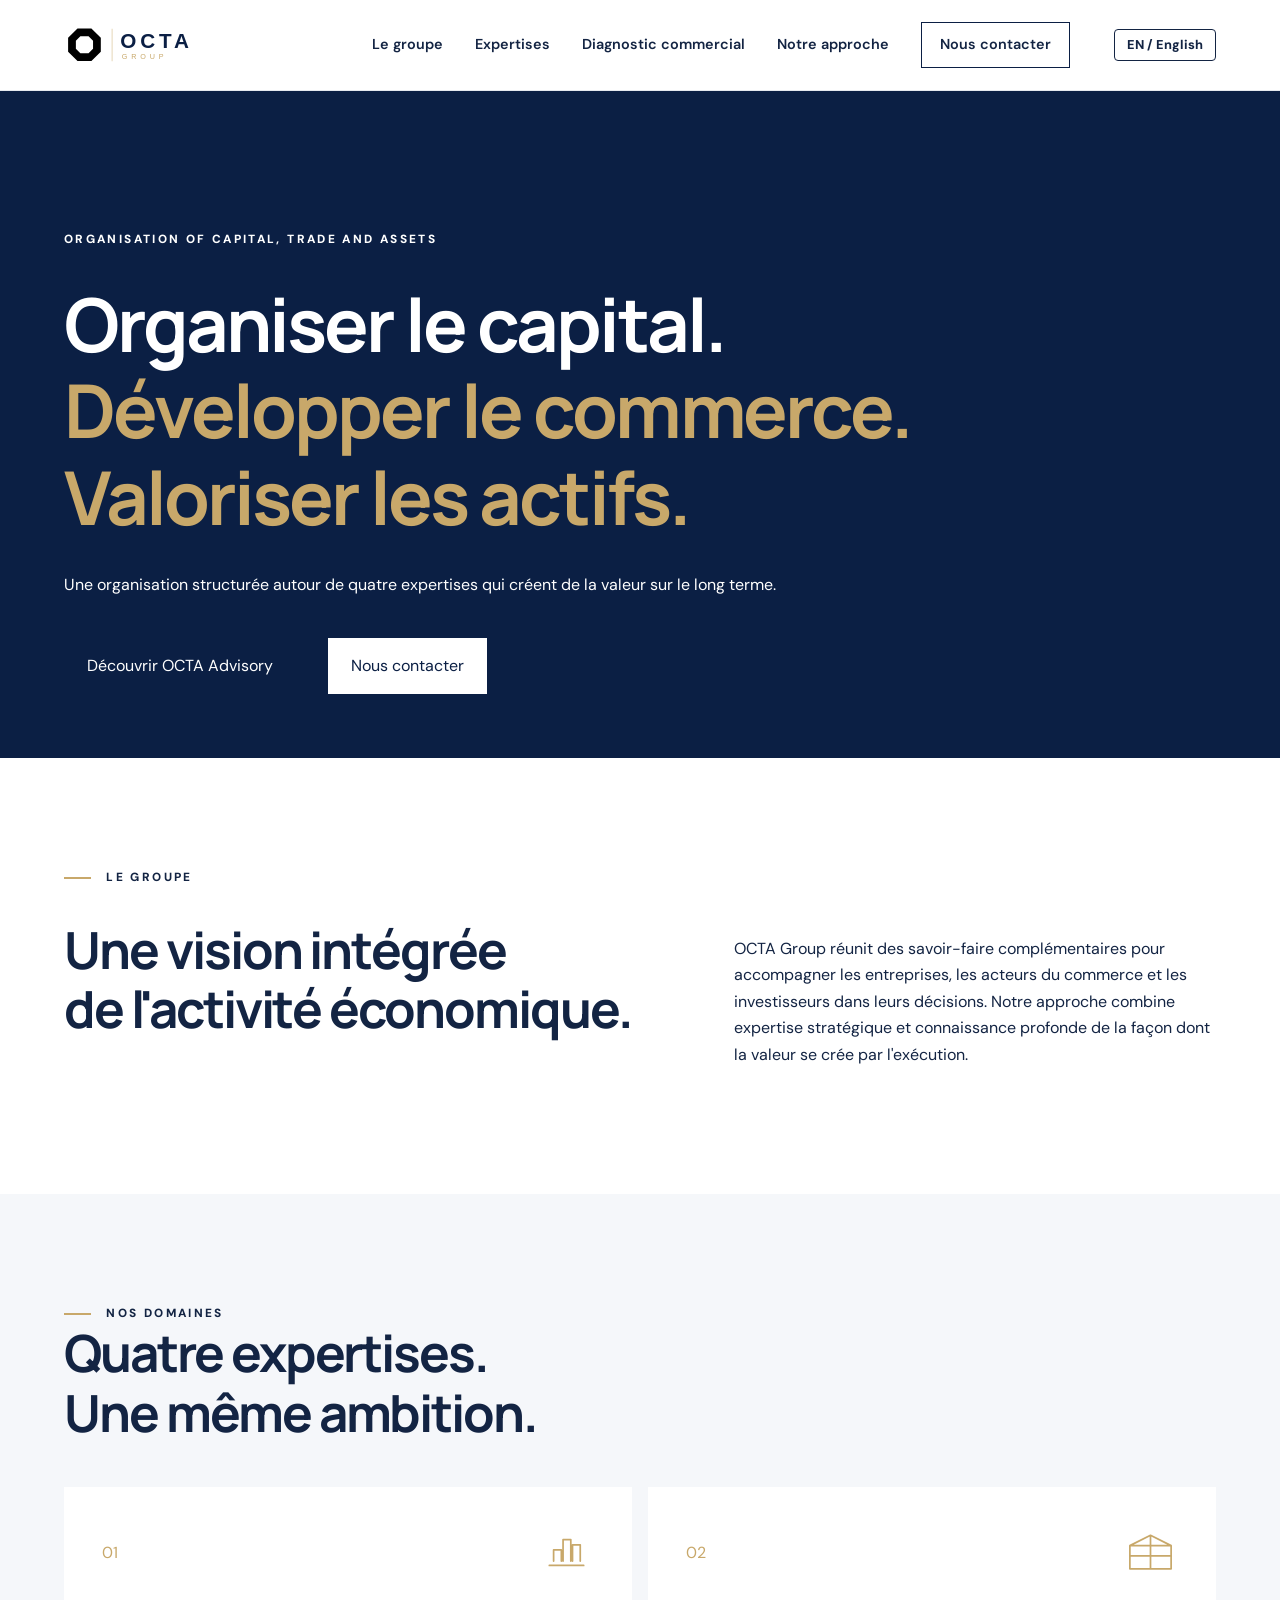
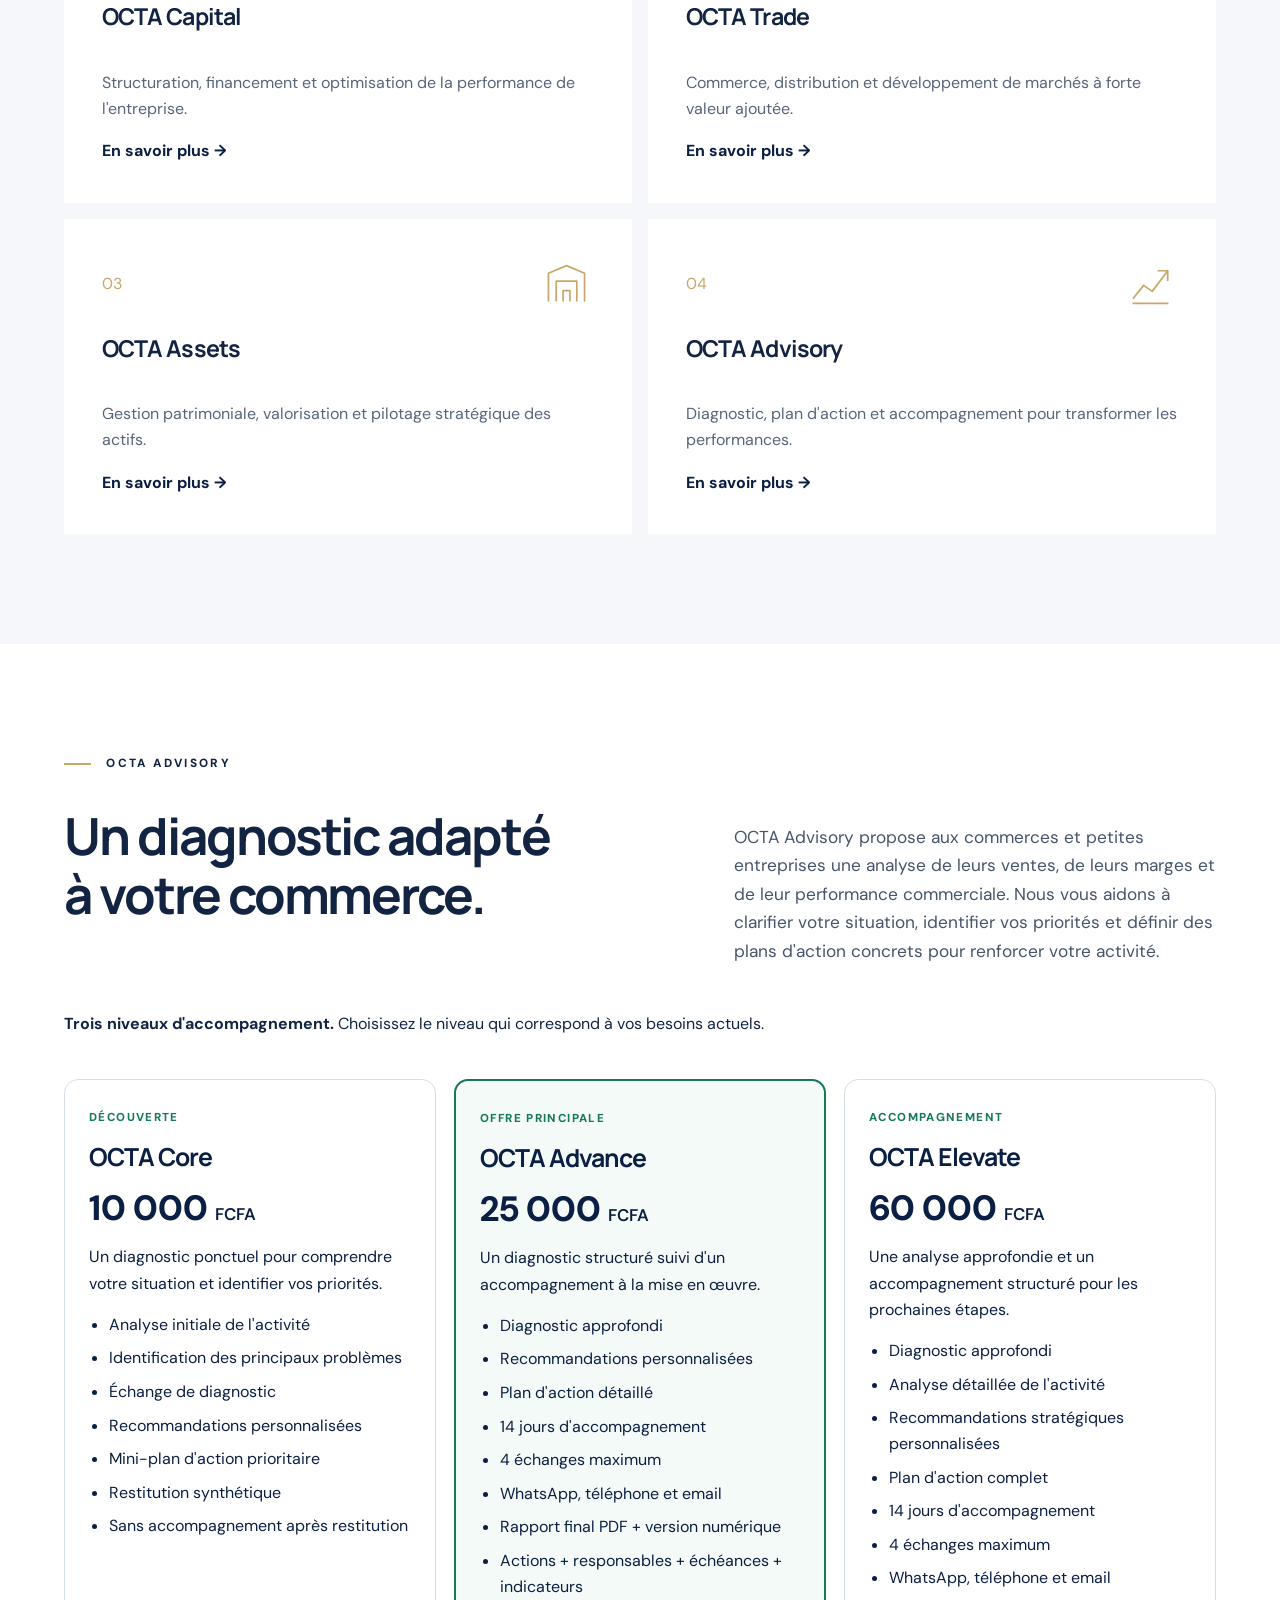
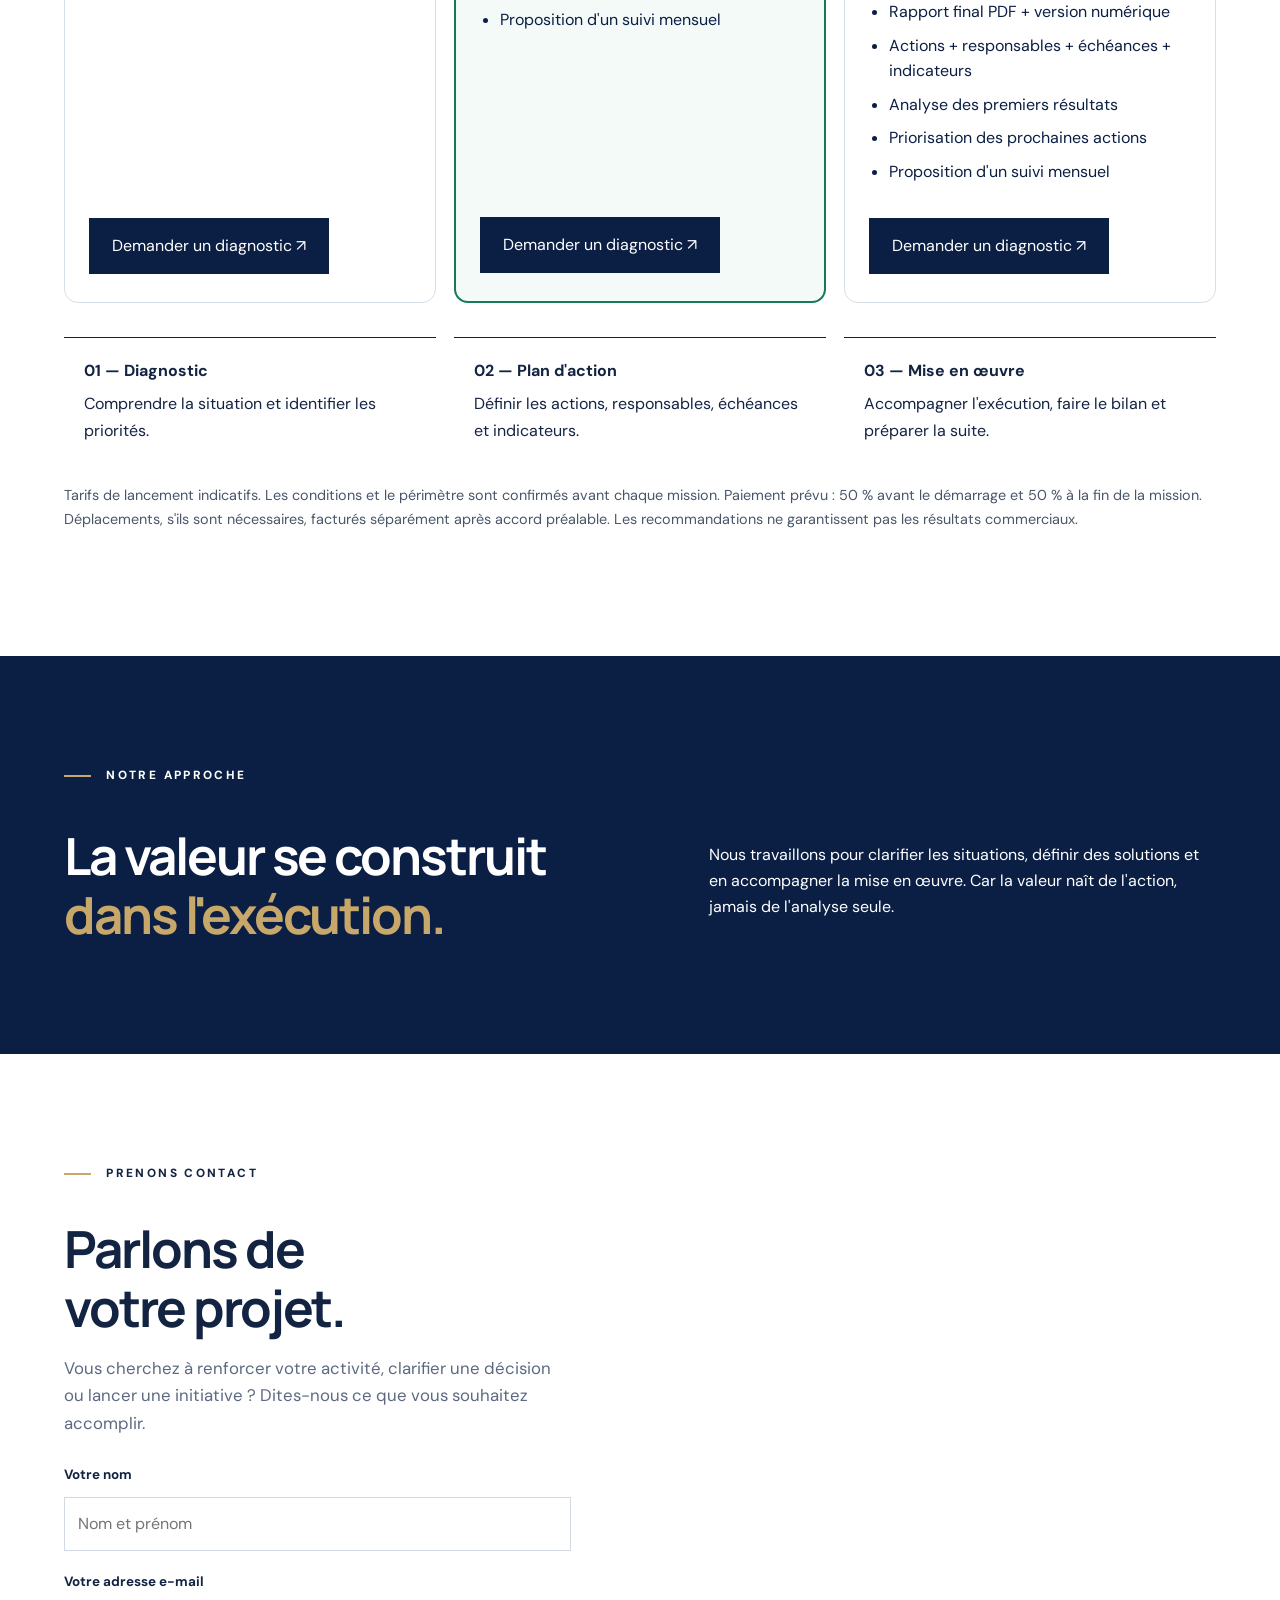
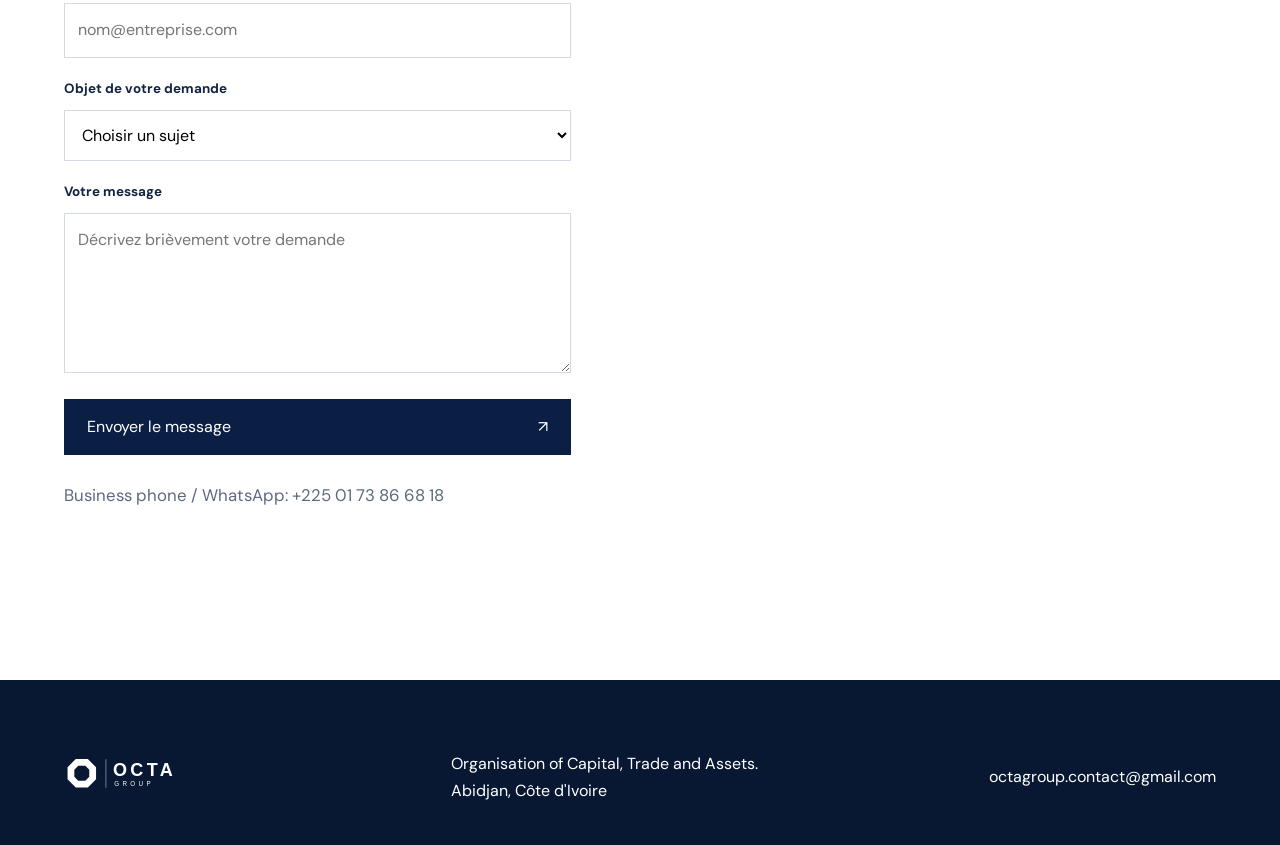
<file: index.html>
<!DOCTYPE html>

<html lang="fr">
<head>
<meta charset="utf-8"/>
<meta content="width=device-width,initial-scale=1" name="viewport"/>
<meta content="#0B1F44" name="theme-color"/>
<meta content="OCTA Group — Organisation of Capital, Trade and Assets. Capital, commerce, actifs et conseil. Abidjan, Côte d'Ivoire." name="description"/>
<meta content="OCTA — Capital, Trade &amp; Assets" property="og:title"/>
<meta content="Une organisation. Quatre domaines d'activité. Une vision de long terme." property="og:description"/>
<title>OCTA Group | Capital, Trade &amp; Assets</title>
<link href="favicon.svg" rel="icon" type="image/svg+xml"/>
<link href="styles.css" rel="stylesheet"/>
<link href="https://ouattarachontchinwintanan-coder.github.io/octa-group/" hreflang="fr" rel="alternate"/>
<link href="https://ouattarachontchinwintanan-coder.github.io/octa-group/en.html" hreflang="en" rel="alternate"/>
<link href="https://ouattarachontchinwintanan-coder.github.io/octa-group/" hreflang="x-default" rel="alternate"/>
<link href="https://ouattarachontchinwintanan-coder.github.io/octa-group/" rel="canonical"/><style>nav .language-link{display:inline-flex;align-items:center;font-weight:800;border:1px solid currentColor;border-radius:4px;padding:4px 12px;gap:6px;font-size:.8rem;color:currentColor;text-decoration:none;transition:background-color .3s ease;margin-left:12px}nav .language-link:hover{background-color:rgba(11,31,68,.1)}</style></head>
<body>
<a class="skip" href="#main">Aller au contenu</a>
<header class="header" id="top">
<a aria-label="OCTA — Accueil" class="brand" href="#top"><img alt="" height="42" src="logo.svg" width="136"/></a>
<button aria-controls="nav" aria-expanded="false" aria-label="Ouvrir le menu" class="menu" id="menu"><span></span><span></span></button>
<nav aria-label="Navigation principale" id="nav">
<a href="#groupe">Le groupe</a><a href="#expertises">Expertises</a><a href="#offre">Diagnostic commercial</a><a href="#approche">Notre approche</a><a class="nav-contact" href="#contact">Nous contacter</a>
<a class="language-link" href="en.html" lang="en">EN / English</a></nav>
</header>
<main id="main">
<section aria-labelledby="hero-title" class="hero">
<div class="hero-inner">
<p class="overline">ORGANISATION OF CAPITAL, TRADE AND ASSETS</p>
<h1 id="hero-title">Organiser le capital.<br/><em>Développer le commerce.<br/>Valoriser les actifs.</em></h1>
<p class="hero-subtitle">Une organisation structurée autour de quatre expertises qui créent de la valeur sur le long terme.</p>
<div class="hero-actions">
<a class="button button-dark" href="#offre">Découvrir OCTA Advisory</a>
<a class="button button-light" href="#contact">Nous contacter</a>
</div>
</div>
</section>
<section class="intro section" id="groupe">
<div class="section-label"><span class="line dark"></span> LE GROUPE</div>
<div class="intro-content">
<h2>Une vision intégrée<br/>de l'activité économique.</h2>
<p>OCTA Group réunit des savoir-faire complémentaires pour accompagner les entreprises, les acteurs du commerce et les investisseurs dans leurs décisions. Notre approche combine expertise stratégique et connaissance profonde de la façon dont la valeur se crée par l'exécution.</p>
</div>
</section>
<section class="expertises section" id="expertises">
<div class="section-heading">
<div>
<div class="section-label"><span class="line dark"></span> NOS DOMAINES</div>
<h2>Quatre expertises.<br/>Une même ambition.</h2>
</div>
</div>
<div class="services-grid">
<article class="service">
<div class="service-top">
<span>01</span>
<svg aria-hidden="true" viewBox="0 0 64 64">
<path d="M12 47h40M17 42V29h9v13M28 42V17h9v25M39 42V23h9v19" stroke="currentColor" stroke-width="2" fill="none" stroke-linecap="round" stroke-linejoin="round"/>
</svg>
</div>
<h3>OCTA Capital</h3>
<p>Structuration, financement et optimisation de la performance de l'entreprise.</p>
<a href="#contact" class="service-link">En savoir plus →</a>
</article>
<article class="service">
<div class="service-top">
<span>02</span>
<svg aria-hidden="true" viewBox="0 0 64 64">
<path d="M8 24h48v27H8zM8 24l24-12 24 12M32 12v39M8 36h48" stroke="currentColor" stroke-width="2" fill="none" stroke-linecap="round" stroke-linejoin="round"/>
</svg>
</div>
<h3>OCTA Trade</h3>
<p>Commerce, distribution et développement de marchés à forte valeur ajoutée.</p>
<a href="#contact" class="service-link">En savoir plus →</a>
</article>
<article class="service">
<div class="service-top">
<span>03</span>
<svg aria-hidden="true" viewBox="0 0 64 64">
<path d="M11 51V19l21-9 21 9v32M20 51V28h24v23M28 51V39h8v12" stroke="currentColor" stroke-width="2" fill="none" stroke-linecap="round" stroke-linejoin="round"/>
</svg>
</div>
<h3>OCTA Assets</h3>
<p>Gestion patrimoniale, valorisation et pilotage stratégique des actifs.</p>
<a href="#contact" class="service-link">En savoir plus →</a>
</article>
<article class="service">
<div class="service-top">
<span>04</span>
<svg aria-hidden="true" viewBox="0 0 64 64">
<path d="M12 48l12-15 10 7 18-24M41 16h11v11M12 54h40" stroke="currentColor" stroke-width="2" fill="none" stroke-linecap="round" stroke-linejoin="round"/>
</svg>
</div>
<h3>OCTA Advisory</h3>
<p>Diagnostic, plan d'action et accompagnement pour transformer les performances.</p>
<a href="#contact" class="service-link">En savoir plus →</a>
</article>
</div>
</section>
<section class="intro section" id="offre">
<div class="section-label"><span class="line dark"></span> OCTA ADVISORY</div>
<div class="intro-content">
<h2>Un diagnostic adapté<br/>à votre commerce.</h2>
<div class="intro-copy">
<p>OCTA Advisory propose aux commerces et petites entreprises une analyse de leurs ventes, de leurs marges et de leur performance commerciale. Nous vous aidons à clarifier votre situation, identifier vos priorités et définir des plans d'action concrets pour renforcer votre activité.</p>
</div>
</div>
<style>
#offre .advisory-lead{margin-top:28px;max-width:760px}
#offre .octa-offers{display:grid;grid-template-columns:repeat(3,minmax(0,1fr));gap:18px;margin-top:42px}
#offre .octa-offer{display:flex;flex-direction:column;gap:15px;padding:28px 24px;border:1px solid #d7dfe6;background:#fff;color:#0b1f44;border-radius:14px;transition:transform .3s ease,box-shadow .3s ease}
#offre .octa-offer:hover{transform:translateY(-4px);box-shadow:0 12px 24px rgba(0,0,0,.1)}
#offre .octa-offer-featured{border:2px solid #167957;background:#f4faf7}
#offre .octa-offer-label{font-size:.72rem;font-weight:800;letter-spacing:.12em;color:#167957}
#offre .octa-offer h3{font-size:1.55rem;line-height:1.2;margin:0}
#offre .octa-offer-price{font-size:2.2rem;font-weight:800;line-height:1.2;margin:0}
#offre .octa-offer-price small{font-size:.48em;font-weight:600}
#offre .octa-offer p{margin:0}
#offre .octa-offer ul{padding-left:20px;margin:0 0 10px;line-height:1.6;flex:1}
#offre .octa-offer li{margin-bottom:8px}
#offre .octa-offer .button{align-self:flex-start;text-align:center}
#offre .octa-offers-note{font-size:.9rem;margin-top:20px;color:#49566a}
#offre .advisory-process{display:grid;grid-template-columns:repeat(3,minmax(0,1fr));gap:18px;margin-top:34px}
#offre .advisory-step{padding:20px;border-top:1px solid #0b1f44}
#offre .advisory-step strong{display:block;margin-bottom:7px}
@media(max-width:850px){#offre .octa-offers,#offre .advisory-process{grid-template-columns:1fr}#offre .octa-offer{padding:24px 20px}}
</style>
<div class="advisory-lead"><p><strong>Trois niveaux d'accompagnement.</strong> Choisissez le niveau qui correspond à vos besoins actuels.</p></div>
<div aria-label="Offres OCTA Advisory" class="octa-offers">
<article class="octa-offer">
<span class="octa-offer-label">DÉCOUVERTE</span>
<h3>OCTA Core</h3>
<p class="octa-offer-price">10 000 <small>FCFA</small></p>
<p>Un diagnostic ponctuel pour comprendre votre situation et identifier vos priorités.</p>
<ul>
<li>Analyse initiale de l'activité</li>
<li>Identification des principaux problèmes</li>
<li>Échange de diagnostic</li>
<li>Recommandations personnalisées</li>
<li>Mini-plan d'action prioritaire</li>
<li>Restitution synthétique</li>
<li>Sans accompagnement après restitution</li>
</ul>
<a class="button button-dark" href="#contact">Demander un diagnostic ↗</a>
</article>
<article class="octa-offer octa-offer-featured">
<span class="octa-offer-label">OFFRE PRINCIPALE</span>
<h3>OCTA Advance</h3>
<p class="octa-offer-price">25 000 <small>FCFA</small></p>
<p>Un diagnostic structuré suivi d'un accompagnement à la mise en œuvre.</p>
<ul>
<li>Diagnostic approfondi</li>
<li>Recommandations personnalisées</li>
<li>Plan d'action détaillé</li>
<li>14 jours d'accompagnement</li>
<li>4 échanges maximum</li>
<li>WhatsApp, téléphone et email</li>
<li>Rapport final PDF + version numérique</li>
<li>Actions + responsables + échéances + indicateurs</li>
<li>Proposition d'un suivi mensuel</li>
</ul>
<a class="button button-dark" href="#contact">Demander un diagnostic ↗</a>
</article>
<article class="octa-offer">
<span class="octa-offer-label">ACCOMPAGNEMENT</span>
<h3>OCTA Elevate</h3>
<p class="octa-offer-price">60 000 <small>FCFA</small></p>
<p>Une analyse approfondie et un accompagnement structuré pour les prochaines étapes.</p>
<ul>
<li>Diagnostic approfondi</li>
<li>Analyse détaillée de l'activité</li>
<li>Recommandations stratégiques personnalisées</li>
<li>Plan d'action complet</li>
<li>14 jours d'accompagnement</li>
<li>4 échanges maximum</li>
<li>WhatsApp, téléphone et email</li>
<li>Rapport final PDF + version numérique</li>
<li>Actions + responsables + échéances + indicateurs</li>
<li>Analyse des premiers résultats</li>
<li>Priorisation des prochaines actions</li>
<li>Proposition d'un suivi mensuel</li>
</ul>
<a class="button button-dark" href="#contact">Demander un diagnostic ↗</a>
</article>
</div>
<div class="advisory-process" aria-label="Parcours OCTA Advisory">
<div class="advisory-step"><strong>01 — Diagnostic</strong><span>Comprendre la situation et identifier les priorités.</span></div>
<div class="advisory-step"><strong>02 — Plan d'action</strong><span>Définir les actions, responsables, échéances et indicateurs.</span></div>
<div class="advisory-step"><strong>03 — Mise en œuvre</strong><span>Accompagner l'exécution, faire le bilan et préparer la suite.</span></div>
</div>
<p class="octa-offers-note">Tarifs de lancement indicatifs. Les conditions et le périmètre sont confirmés avant chaque mission. Paiement prévu : 50 % avant le démarrage et 50 % à la fin de la mission. Déplacements, s'ils sont nécessaires, facturés séparément après accord préalable. Les recommandations ne garantissent pas les résultats commerciaux.</p>
</section>
<section class="approach section" id="approche">
<div class="section-label"><span class="line"></span> NOTRE APPROCHE</div>
<div class="approach-layout">
<h2>La valeur se construit<br/><em>dans l'exécution.</em></h2>
<div class="approach-copy">
<p>Nous travaillons pour clarifier les situations, définir des solutions et en accompagner la mise en œuvre. Car la valeur naît de l'action, jamais de l'analyse seule.</p>
</div>
</div>
</section>
<section class="contact section" id="contact">
<div class="section-label"><span class="line dark"></span> PRENONS CONTACT</div>
<div class="contact-layout">
<div>
<h2>Parlons de<br/>votre projet.</h2>
<p>Vous cherchez à renforcer votre activité, clarifier une décision ou lancer une initiative ? Dites-nous ce que vous souhaitez accomplir.</p>
<form action="https://formsubmit.co/octagroup.contact@gmail.com" method="POST">
 <input type="hidden" name="_next" value="https://ouattarachontchinwintanan-coder.github.io/octa-group/merci.html">
<input name="_captcha" type="hidden" value="false"/>
<input name="_subject" type="hidden" value="Nouvelle demande de contact — OCTA Group"/>
<input name="_template" type="hidden" value="table"/>
<input name="subject" type="hidden" value="Nouvelle demande de contact — OCTA Group"/>
<input name="from_name" type="hidden" value="OCTA Group"/>
<label for="name">Votre nom</label><input autocomplete="name" id="name" maxlength="100" name="name" placeholder="Nom et prénom" required=""/>
<label for="email">Votre adresse e-mail</label><input autocomplete="email" id="email" maxlength="150" name="email" placeholder="nom@entreprise.com" required="" type="email"/>
<label for="topic">Objet de votre demande</label><select id="topic" name="topic" required=""><option value="">Choisir un sujet</option><option>Capital</option><option>Trade</option><option>Assets</option><option>Advisory</option></select>
<label for="message">Votre message</label><textarea id="message" maxlength="3000" name="message" placeholder="Décrivez brièvement votre demande" required="" rows="5"></textarea>
<button class="button button-dark" type="submit">Envoyer le message <span>↗</span></button>
<p>Business phone / WhatsApp: <a href="https://wa.me/2250173866818">+225 01 73 86 68 18</a></p>
<p aria-live="polite" class="form-status" id="form-status" role="status"></p>
</form>
</div>
</section>
</main>
<footer>
<div class="footer-main">
<a aria-label="Retour à l'accueil" href="#top"><img alt="OCTA" height="45" src="logo.svg" width="144"/></a>
<p>Organisation of Capital, Trade and Assets.<br/>Abidjan, Côte d'Ivoire</p>
<p><a href="mailto:octagroup.contact@gmail.com">octagroup.contact@gmail.com</a></p>
</div>
</footer>
<script src="script.js"></script>
</file>
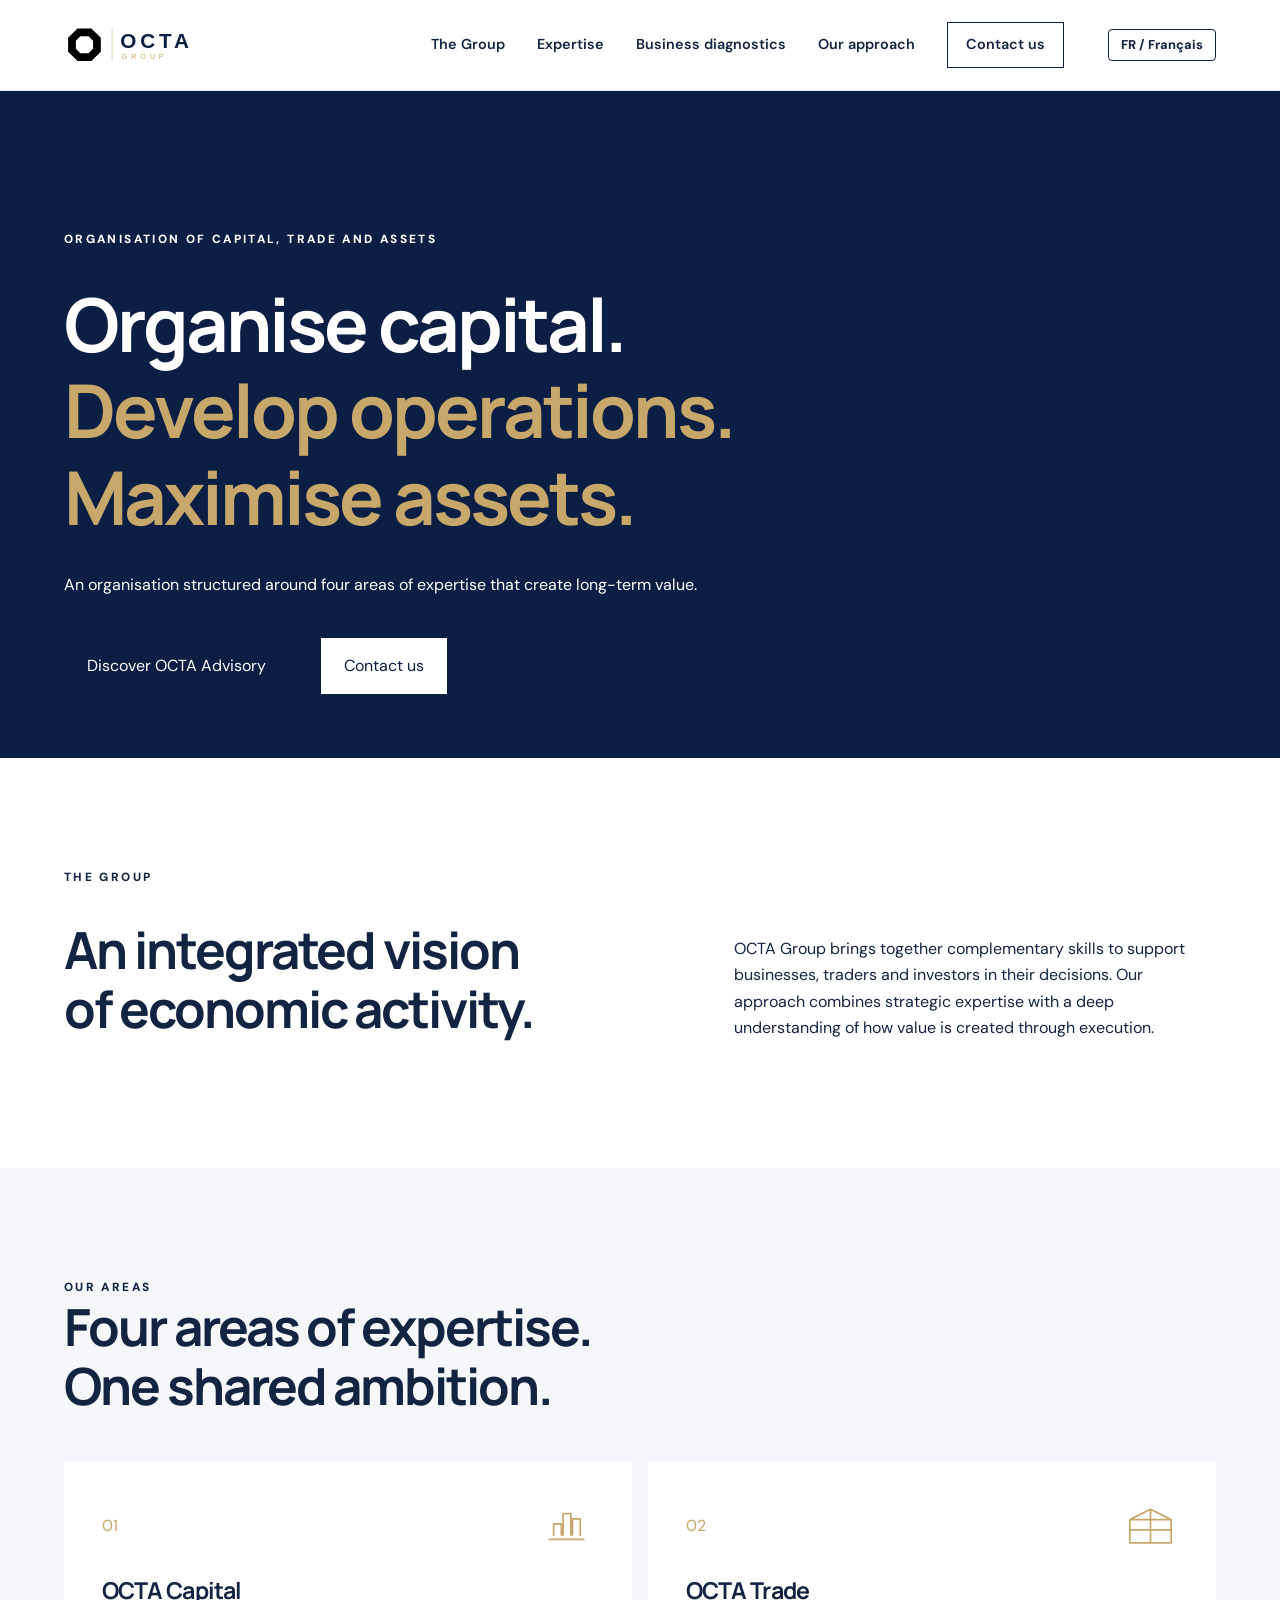
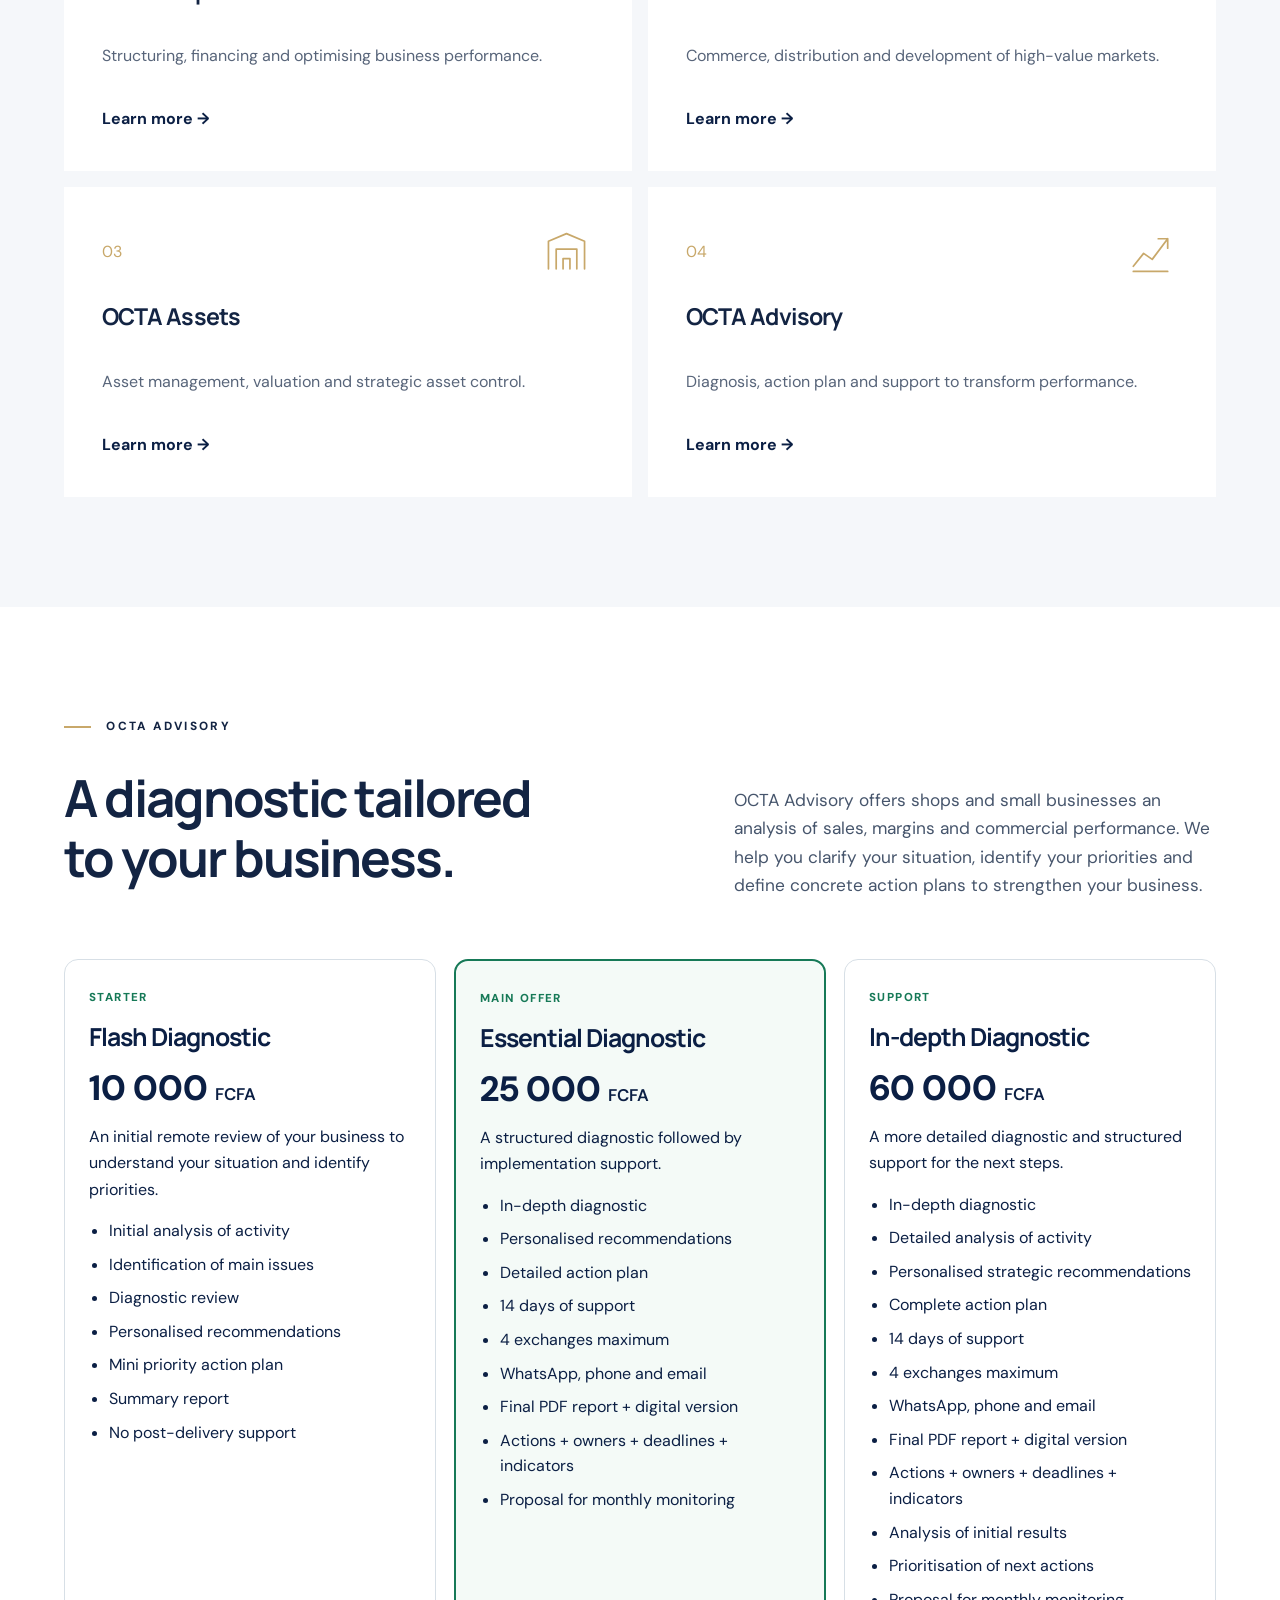
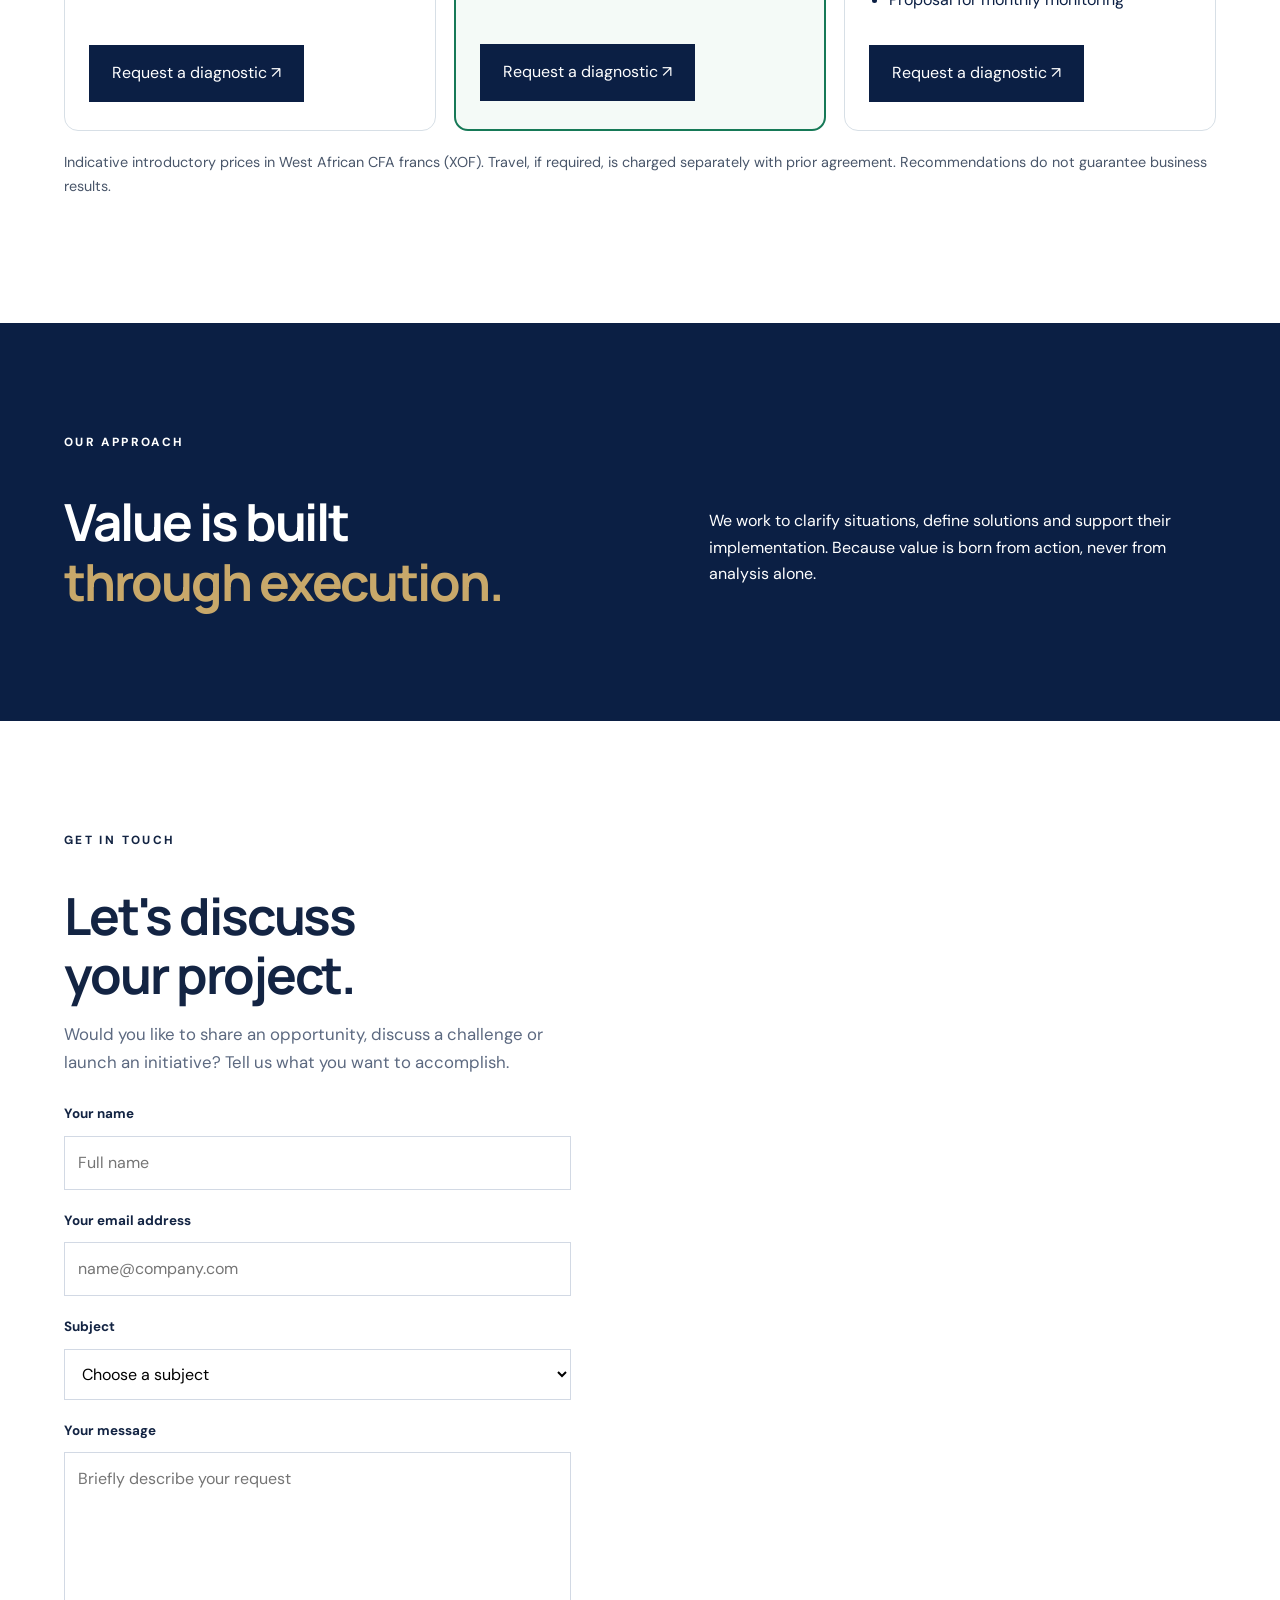
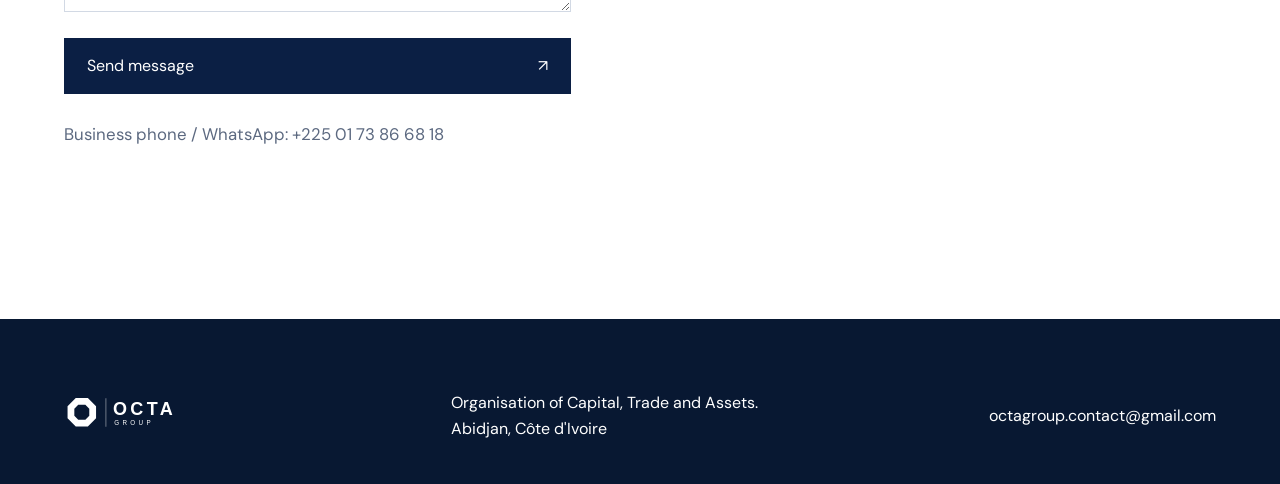
<file: en.html>
<!DOCTYPE html>

<html lang="en">
<head>
<meta charset="utf-8"/>
<meta content="width=device-width,initial-scale=1" name="viewport"/>
<meta content="#0B1F44" name="theme-color"/>
<meta content="OCTA Group — Organisation of Capital, Trade and Assets. Capital, trade, assets and advisory. Côte d'Ivoire; services available remotely." name="description"/>
<meta content="OCTA — Capital, Trade &amp; Assets" property="og:title"/>
<meta content="One organisation. Four business areas. A long-term vision." property="og:description"/>
<title>OCTA Group | Capital, Trade &amp; Assets</title>
<link href="favicon.svg" rel="icon" type="image/svg+xml"/>
<link href="styles.css" rel="stylesheet"/>
<link href="https://ouattarachontchinwintanan-coder.github.io/octa-group/" hreflang="fr" rel="alternate"/>
<link href="https://ouattarachontchinwintanan-coder.github.io/octa-group/en.html" hreflang="en" rel="alternate"/>
<link href="https://ouattarachontchinwintanan-coder.github.io/octa-group/" hreflang="x-default" rel="alternate"/>
<link href="https://ouattarachontchinwintanan-coder.github.io/octa-group/en.html" rel="canonical"/><style>nav .language-link{display:inline-flex;align-items:center;font-weight:800;border:1px solid currentColor;border-radius:4px;padding:4px 12px;gap:6px;font-size:.8rem;color:currentColor;text-decoration:none;transition:background-color .3s ease;margin-left:12px}nav .language-link:hover{background-color:rgba(11,31,68,.1)}</style></head>
<body>
<a class="skip" href="#main">Skip to content</a>
<header class="header" id="top">
<a aria-label="OCTA — Home" class="brand" href="#top"><img alt="" height="42" src="logo.svg" width="136"/></a>
<button aria-controls="nav" aria-expanded="false" aria-label="Open menu" class="menu" id="menu"><span></span><span></span></button>
<nav aria-label="Main navigation" id="nav">
<a href="#groupe">The Group</a><a href="#expertises">Expertise</a><a href="#offre">Business diagnostics</a><a href="#approche">Our approach</a><a class="nav-contact" href="#contact">Contact us</a>
<a class="language-link" href="index.html" lang="fr">FR / Français</a></nav>
</header>
<main id="main">
<section aria-labelledby="hero-title" class="hero"><div class="hero-inner"><p class="overline">ORGANISATION OF CAPITAL, TRADE AND ASSETS</p><h1 id="hero-title">Organise capital.<br/><em>Develop operations.<br/>Maximise assets.</em></h1><p class="hero-subtitle">An organisation structured around four areas of expertise that create long-term value.</p><div class="hero-actions"><a class="button button-dark" href="#offre">Discover OCTA Advisory</a><a class="button button-light" href="#contact">Contact us</a></div></div></section>
<section class="intro section" id="groupe"><div class="section-label">THE GROUP</div><div class="intro-content"><h2>An integrated vision<br/>of economic activity.</h2><p>OCTA Group brings together complementary skills to support businesses, traders and investors in their decisions. Our approach combines strategic expertise with a deep understanding of how value is created through execution.</p></div></section>
<section class="expertises section" id="expertises"><div class="section-heading"><div><div class="section-label">OUR AREAS</div><h2>Four areas of expertise.<br/>One shared ambition.</h2></div></div><div class="services-grid"><article class="service"><div class="service-top"><span>01</span><svg aria-hidden="true" viewBox="0 0 64 64"><path d="M12 47h40M17 42V29h9v13M28 42V17h9v25M39 42V23h9v19" stroke="currentColor" stroke-width="2" fill="none" stroke-linecap="round" stroke-linejoin="round"/></svg></div><h3>OCTA Capital</h3><p>Structuring, financing and optimising business performance.</p><a href="#contact" class="service-link">Learn more →</a></article><article class="service"><div class="service-top"><span>02</span><svg aria-hidden="true" viewBox="0 0 64 64"><path d="M8 24h48v27H8zM8 24l24-12 24 12M32 12v39M8 36h48" stroke="currentColor" stroke-width="2" fill="none" stroke-linecap="round" stroke-linejoin="round"/></svg></div><h3>OCTA Trade</h3><p>Commerce, distribution and development of high-value markets.</p><a href="#contact" class="service-link">Learn more →</a></article><article class="service"><div class="service-top"><span>03</span><svg aria-hidden="true" viewBox="0 0 64 64"><path d="M11 51V19l21-9 21 9v32M20 51V28h24v23M28 51V39h8v12" stroke="currentColor" stroke-width="2" fill="none" stroke-linecap="round" stroke-linejoin="round"/></svg></div><h3>OCTA Assets</h3><p>Asset management, valuation and strategic asset control.</p><a href="#contact" class="service-link">Learn more →</a></article><article class="service"><div class="service-top"><span>04</span><svg aria-hidden="true" viewBox="0 0 64 64"><path d="M12 48l12-15 10 7 18-24M41 16h11v11M12 54h40" stroke="currentColor" stroke-width="2" fill="none" stroke-linecap="round" stroke-linejoin="round"/></svg></div><h3>OCTA Advisory</h3><p>Diagnosis, action plan and support to transform performance.</p><a href="#contact" class="service-link">Learn more →</a></article></div></section>
<section class="intro section" id="offre">
<div class="section-label"><span class="line dark"></span> OCTA ADVISORY</div>
<div class="intro-content"><h2>A diagnostic tailored<br/>to your business.</h2><div class="intro-copy"><p>OCTA Advisory offers shops and small businesses an analysis of sales, margins and commercial performance. We help you clarify your situation, identify your priorities and define concrete action plans to strengthen your business.</p></div></div>

<style>
#offre .octa-offers{display:grid;grid-template-columns:repeat(3,minmax(0,1fr));gap:18px;margin-top:42px}
#offre .octa-offer{display:flex;flex-direction:column;gap:15px;padding:28px 24px;border:1px solid #d7dfe6;background:#fff;color:#0b1f44;border-radius:14px}
#offre .octa-offer-featured{border:2px solid #167957;background:#f4faf7}
#offre .octa-offer-label{font-size:.72rem;font-weight:800;letter-spacing:.12em;color:#167957}
#offre .octa-offer h3{font-size:1.55rem;line-height:1.2;margin:0}
#offre .octa-offer-price{font-size:2.2rem;font-weight:800;line-height:1.2;margin:0}
#offre .octa-offer-price small{font-size:.48em;font-weight:600}
#offre .octa-offer p{margin:0}
#offre .octa-offer ul{padding-left:20px;margin:0 0 10px;line-height:1.6;flex:1}
#offre .octa-offer li{margin-bottom:8px}
#offre .octa-offer .button{align-self:flex-start;text-align:center}
#offre .octa-offers-note{font-size:.9rem;margin-top:20px;color:#49566a}
@media(max-width:850px){#offre .octa-offers{grid-template-columns:1fr}#offre .octa-offer{padding:24px 20px}}
</style>

<div aria-label="OCTA Advisory offers" class="octa-offers">
<article class="octa-offer"><span class="octa-offer-label">STARTER</span><h3>Flash Diagnostic</h3><p class="octa-offer-price">10 000 <small>FCFA</small></p><p>An initial remote review of your business to understand your situation and identify priorities.</p><ul><li>Initial analysis of activity</li><li>Identification of main issues</li><li>Diagnostic review</li><li>Personalised recommendations</li><li>Mini priority action plan</li><li>Summary report</li><li>No post-delivery support</li></ul><a class="button button-dark" href="#contact">Request a diagnostic ↗</a></article>
<article class="octa-offer octa-offer-featured"><span class="octa-offer-label">MAIN OFFER</span><h3>Essential Diagnostic</h3><p class="octa-offer-price">25 000 <small>FCFA</small></p><p>A structured diagnostic followed by implementation support.</p><ul><li>In-depth diagnostic</li><li>Personalised recommendations</li><li>Detailed action plan</li><li>14 days of support</li><li>4 exchanges maximum</li><li>WhatsApp, phone and email</li><li>Final PDF report + digital version</li><li>Actions + owners + deadlines + indicators</li><li>Proposal for monthly monitoring</li></ul><a class="button button-dark" href="#contact">Request a diagnostic ↗</a></article>
<article class="octa-offer"><span class="octa-offer-label">SUPPORT</span><h3>In-depth Diagnostic</h3><p class="octa-offer-price">60 000 <small>FCFA</small></p><p>A more detailed diagnostic and structured support for the next steps.</p><ul><li>In-depth diagnostic</li><li>Detailed analysis of activity</li><li>Personalised strategic recommendations</li><li>Complete action plan</li><li>14 days of support</li><li>4 exchanges maximum</li><li>WhatsApp, phone and email</li><li>Final PDF report + digital version</li><li>Actions + owners + deadlines + indicators</li><li>Analysis of initial results</li><li>Prioritisation of next actions</li><li>Proposal for monthly monitoring</li></ul><a class="button button-dark" href="#contact">Request a diagnostic ↗</a></article>
</div>
<p class="octa-offers-note">Indicative introductory prices in West African CFA francs (XOF). Travel, if required, is charged separately with prior agreement. Recommendations do not guarantee business results.</p>
</section>
<section class="approach section" id="approche"><div class="section-label">OUR APPROACH</div><div class="approach-layout"><h2>Value is built<br/><em>through execution.</em></h2><div class="approach-copy"><p>We work to clarify situations, define solutions and support their implementation. Because value is born from action, never from analysis alone.</p></div></div></section>
<section class="contact section" id="contact"><div class="section-label">GET IN TOUCH</div><div class="contact-layout"><div><h2>Let's discuss<br/>your project.</h2><p>Would you like to share an opportunity, discuss a challenge or launch an initiative? Tell us what you want to accomplish.</p>
<form action="https://formsubmit.co/octagroup.contact@gmail.com" id="contact-form" method="POST">
  <input type="hidden" name="_next" value="https://ouattarachontchinwintanan-coder.github.io/octa-group/merci.html">
<input name="_captcha" type="hidden" value="false"/>
<input name="_subject" type="hidden" value="New contact request — OCTA Group (English)"/>
<input name="_template" type="hidden" value="table"/>
<input name="subject" type="hidden" value="New contact request — OCTA Group (English)"/>
<input name="from_name" type="hidden" value="OCTA Group"/>
<label for="name">Your name</label><input autocomplete="name" id="name" maxlength="100" name="name" placeholder="Full name" required=""/>
<label for="email">Your email address</label><input autocomplete="email" id="email" maxlength="150" name="email" placeholder="name@company.com" required="" type="email"/>
<label for="topic">Subject</label><select id="topic" name="topic" required=""><option value="">Choose a subject</option><option>Capital</option><option>Trade</option><option>Assets</option><option>Advisory</option></select>
<label for="message">Your message</label><textarea id="message" maxlength="3000" name="message" placeholder="Briefly describe your request" required="" rows="5"></textarea>
<button class="button button-dark" type="submit">Send message <span>↗</span></button><p>Business phone / WhatsApp: <a href="https://wa.me/2250173866818">+225 01 73 86 68 18</a></p><p aria-live="polite" class="form-status" id="form-status" role="status"></p>
</form></div></section>
</main>
<footer><div class="footer-main"><a aria-label="Back to home" href="#top"><img alt="OCTA" height="45" src="logo.svg" width="144"/></a><p>Organisation of Capital, Trade and Assets.<br/>Abidjan, Côte d'Ivoire</p><p><a href="mailto:octagroup.contact@gmail.com">octagroup.contact@gmail.com</a></p></div></footer>
<script src="script.js"></script>
</file>
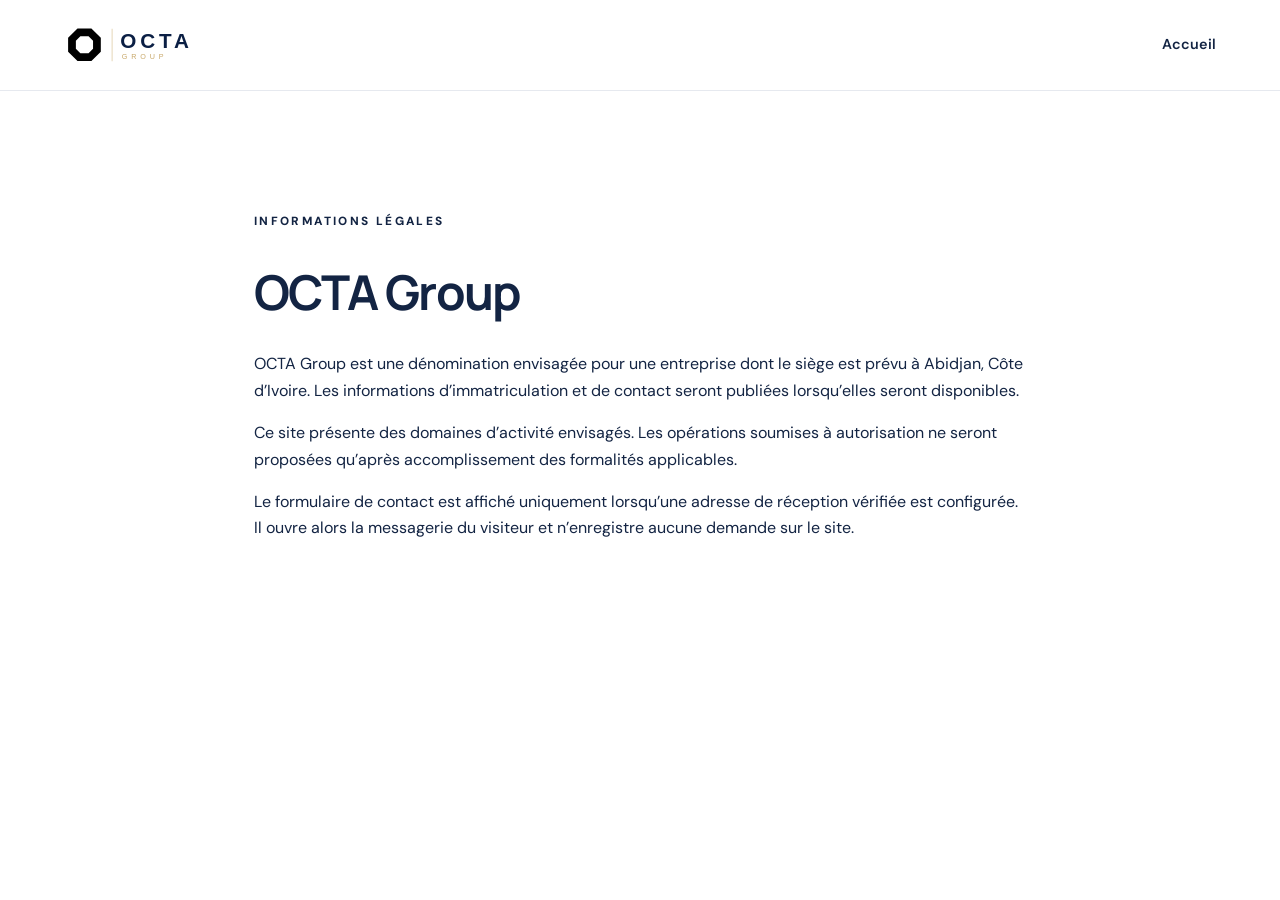
<file: mentions.html>
<!doctype html><html lang="fr"><head><meta charset="utf-8"><meta name="viewport" content="width=device-width,initial-scale=1"><title>Informations légales | OCTA Group</title><link rel="stylesheet" href="styles.css"></head><body><header class="header"><a class="brand" href="index.html"><img src="logo.svg" alt="OCTA Group"></a><nav style="display:flex"><a href="index.html">Accueil</a></nav></header><main class="section" style="min-height:65vh;max-width:900px;margin:auto"><p class="section-label">INFORMATIONS LÉGALES</p><h1 style="font-size:3rem">OCTA Group</h1><p>OCTA Group est une dénomination envisagée pour une entreprise dont le siège est prévu à Abidjan, Côte d’Ivoire. Les informations d’immatriculation et de contact seront publiées lorsqu’elles seront disponibles.</p><p>Ce site présente des domaines d’activité envisagés. Les opérations soumises à autorisation ne seront proposées qu’après accomplissement des formalités applicables.</p><p>Le formulaire de contact est affiché uniquement lorsqu’une adresse de réception vérifiée est configurée. Il ouvre alors la messagerie du visiteur et n’enregistre aucune demande sur le site.</p></main></body></html>
</file>
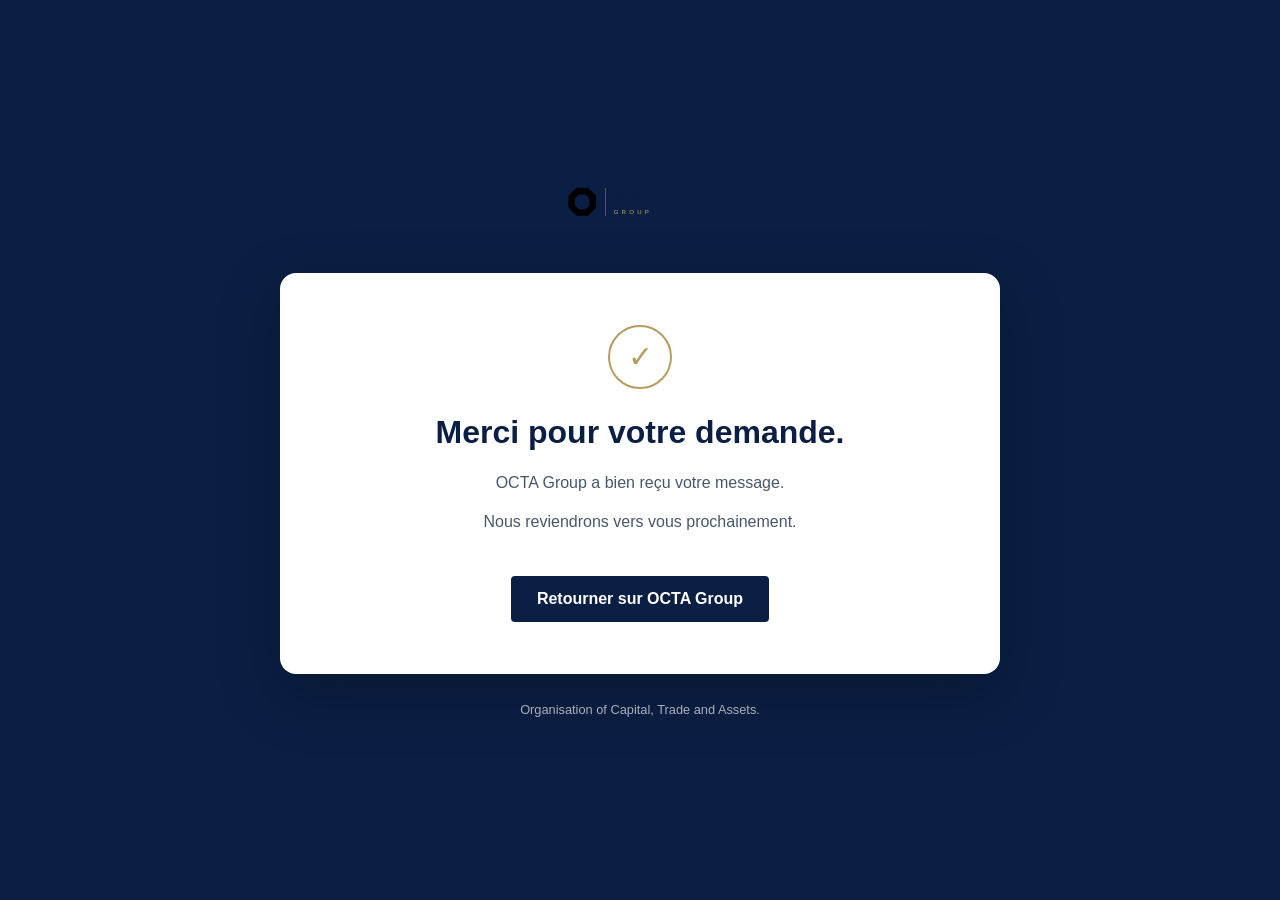
<file: merci.html>
<!DOCTYPE html>
<html lang="fr">
<head>
  <meta charset="UTF-8">
  <meta name="viewport" content="width=device-width, initial-scale=1.0">
  <meta name="theme-color" content="#0B1F44">
  <title>Merci — OCTA Group</title>

  <style>
    * {
      box-sizing: border-box;
    }

    body {
      margin: 0;
      min-height: 100vh;
      font-family: Arial, Helvetica, sans-serif;
      background: #0B1F44;
      color: #ffffff;
      display: flex;
      align-items: center;
      justify-content: center;
      padding: 24px;
    }

    .page {
      width: 100%;
      max-width: 720px;
      text-align: center;
    }

    .logo {
      width: 150px;
      max-width: 60%;
      margin-bottom: 48px;
    }

    .card {
      background: #ffffff;
      color: #0B1F44;
      padding: 52px 36px;
      border-radius: 16px;
      box-shadow: 0 20px 60px rgba(0, 0, 0, 0.25);
    }

    .check {
      width: 64px;
      height: 64px;
      margin: 0 auto 24px;
      border: 2px solid #B89B5E;
      border-radius: 50%;
      display: flex;
      align-items: center;
      justify-content: center;
      font-size: 30px;
      color: #B89B5E;
    }

    h1 {
      margin: 0 0 18px;
      font-size: 2rem;
      line-height: 1.2;
    }

    p {
      margin: 0 auto 12px;
      max-width: 540px;
      line-height: 1.7;
      color: #49566a;
    }

    .button {
      display: inline-block;
      margin-top: 28px;
      padding: 14px 26px;
      background: #0B1F44;
      color: #ffffff;
      text-decoration: none;
      border-radius: 4px;
      font-weight: 700;
      transition: opacity 0.2s ease;
    }

    .button:hover {
      opacity: 0.88;
    }

    .footer {
      margin-top: 28px;
      font-size: 0.8rem;
      color: rgba(255, 255, 255, 0.65);
    }

    @media (max-width: 600px) {
      body {
        padding: 18px;
      }

      .logo {
        margin-bottom: 32px;
      }

      .card {
        padding: 40px 24px;
      }

      h1 {
        font-size: 1.7rem;
      }
    }
  </style>
</head>

<body>
  <main class="page">

    <img
      class="logo"
      src="logo.svg"
      alt="OCTA Group"
    >

    <section class="card">

      <div class="check">✓</div>

      <h1>Merci pour votre demande.</h1>

      <p>
        OCTA Group a bien reçu votre message.
      </p>

      <p>
        Nous reviendrons vers vous prochainement.
      </p>

      <a class="button" href="/octa-group/">
        Retourner sur OCTA Group
      </a>

    </section>

    <div class="footer">
      Organisation of Capital, Trade and Assets.
    </div>

  </main>
</body>
</html>
</file>
<file: styles.css>
@import url('https://fonts.googleapis.com/css2?family=DM+Sans:wght@400;500;600;700&family=Manrope:wght@400;500;600;700;800&display=swap');
:root{--navy:#0B1F44;--gold:#C8A86A;--white:#fff;--ink:#132443;--muted:#65718a}*{box-sizing:border-box}html{scroll-behavior:smooth}body{margin:0;font-family:'DM Sans',Arial,sans-serif;color:var(--ink);background:#fff;line-height:1.65}h1,h2,h3{font-family:Manrope,Arial,sans-serif;line-height:1.16;letter-spacing:-.04em}h1{font-size:clamp(2.5rem,5.8vw,5.9rem);font-weight:700}h2{font-size:clamp(2rem,4vw,3.9rem);margin:0}h3{font-size:1.45rem}a{color:inherit;text-decoration:none}a:focus-visible,button:focus-visible,input:focus-visible,select:focus-visible,textarea:focus-visible{outline:3px solid var(--gold);outline-offset:3px}.skip{position:absolute;left:-999px}.skip:focus{left:10px;top:10px;background:white;z-index:20}.header{height:90px;display:flex;align-items:center;justify-content:space-between;padding:0 max(5%,calc((100vw - 1300px)/2));background:#fff;position:sticky;top:0;z-index:10;box-shadow:0 1px 0 #e6e9ef}.brand img{width:178px;height:auto;display:block}.header nav{display:flex;align-items:center;gap:2rem;font-weight:600;font-size:.9rem}.header nav a:hover,.quiet-link:hover{color:var(--gold)}.nav-contact{border:1px solid var(--navy);padding:10px 18px}.menu{display:none}.hero{min-height:660px;position:relative;overflow:hidden;background:var(--navy);color:white;padding:8rem max(5%,calc((100vw - 1300px)/2)) 4rem}.hero-inner{max-width:1000px;position:relative;z-index:1}.overline,.section-label{font-size:.74rem;letter-spacing:.2em;font-weight:800}.line{display:inline-block;width:27px;border-top:2px solid var(--gold);vertical-align:middle;margin-right:10px}.hero h1{margin:2rem 0;max-width:1000px}.hero em,.approach em{color:var(--gold);font-style:normal}.hero-lead{max-width:600px;color:#d7dfed;font-size:1.15rem}.hero-actions{display:flex;align-items:center;gap:2rem;margin-top:2.5rem}.button{border:0;padding:15px 23px;display:inline-flex;align-items:center;justify-content:space-between;gap:25px;font-weight:700;cursor:pointer;font:inherit}.button-light{background:#fff;color:var(--navy)}.button-dark{background:var(--navy);color:#fff}.hero-bottom{display:flex;justify-content:space-between;gap:20px;font-size:.7rem;letter-spacing:.18em;color:#b7c3d6;margin-top:6rem;position:relative;z-index:1}.hero-graphic{position:absolute;right:-150px;top:80px;width:600px;color:var(--gold);opacity:.23}.hero-graphic svg{width:100%}.section{padding:110px max(5%,calc((100vw - 1300px)/2))}.intro-content{display:grid;grid-template-columns:1.2fr 1fr;gap:8%;align-items:start;margin-top:32px}.intro-copy{font-size:1.08rem;color:#46556c}.section-heading{display:flex;align-items:end;justify-content:space-between;gap:30px;margin-bottom:45px}.section-heading p{max-width:340px;color:var(--muted)}.expertises{background:#f5f7fa}.services-grid{display:grid;grid-template-columns:repeat(2,1fr);gap:16px}.service{background:#fff;padding:38px;min-height:310px;display:flex;flex-direction:column}.service-top{display:flex;align-items:center;justify-content:space-between;color:var(--gold)}.service-top svg{width:55px;height:55px;fill:none;stroke:var(--gold);stroke-width:2}.service p{color:#58657a}.service a{font-weight:700;color:var(--navy);margin-top:auto}.service a span{color:var(--gold)}.approach{background:var(--navy);color:white}.approach-layout{display:grid;grid-template-columns:1fr 1fr;gap:12%;margin-top:40px}.approach-list>div{border-top:1px solid #637089;padding:22px 0}.approach-list span{color:var(--gold);font-size:.8rem}.approach-list h3{margin:8px 0}.approach-list p{color:#c7d0e0}.contact-layout{display:grid;grid-template-columns:1fr 1fr;gap:12%;margin-top:35px}.contact-layout>div p{color:#5c6980;font-size:1.05rem}.contact form{display:grid;gap:10px}.contact label{font-size:.84rem;font-weight:700;margin-top:10px}.contact input,.contact select,.contact textarea{font:inherit;border:1px solid #d2d9e4;background:#fff;padding:13px;width:100%;border-radius:0}.contact button{margin-top:16px}.form-status{font-size:.9rem;color:var(--navy)}footer{background:#081832;color:white;padding:55px max(5%,calc((100vw - 1300px)/2)) 25px}.footer-main,.footer-bottom{display:flex;align-items:center;justify-content:space-between;gap:20px}.footer-main img{width:155px;filter:brightness(0) invert(1)}.footer-bottom{margin-top:40px;border-top:1px solid #45536b;padding-top:20px;font-size:.78rem;color:#bbc6d8;flex-wrap:wrap}@media(max-width:800px){.header{height:75px}.brand img{width:140px}.menu{display:block;border:0;background:none;width:42px;height:42px;position:relative}.menu span{display:block;height:2px;background:var(--navy);margin:8px}.header nav{display:none;position:absolute;top:75px;left:0;right:0;background:#fff;flex-direction:column;align-items:stretch;padding:22px 5%;box-shadow:0 10px 20px #0012}.header nav.open{display:flex}.hero{padding-top:6rem;min-height:630px}.hero-graphic{right:-350px}.hero-bottom{margin-top:4rem}.section{padding-top:75px;padding-bottom:75px}.intro-content,.approach-layout,.contact-layout{grid-template-columns:1fr;gap:24px}.section-heading{display:block}.services-grid{grid-template-columns:1fr}.service{min-height:260px}.footer-main{align-items:flex-start;flex-direction:column}}@media(prefers-reduced-motion:reduce){html{scroll-behavior:auto}}
</file>
